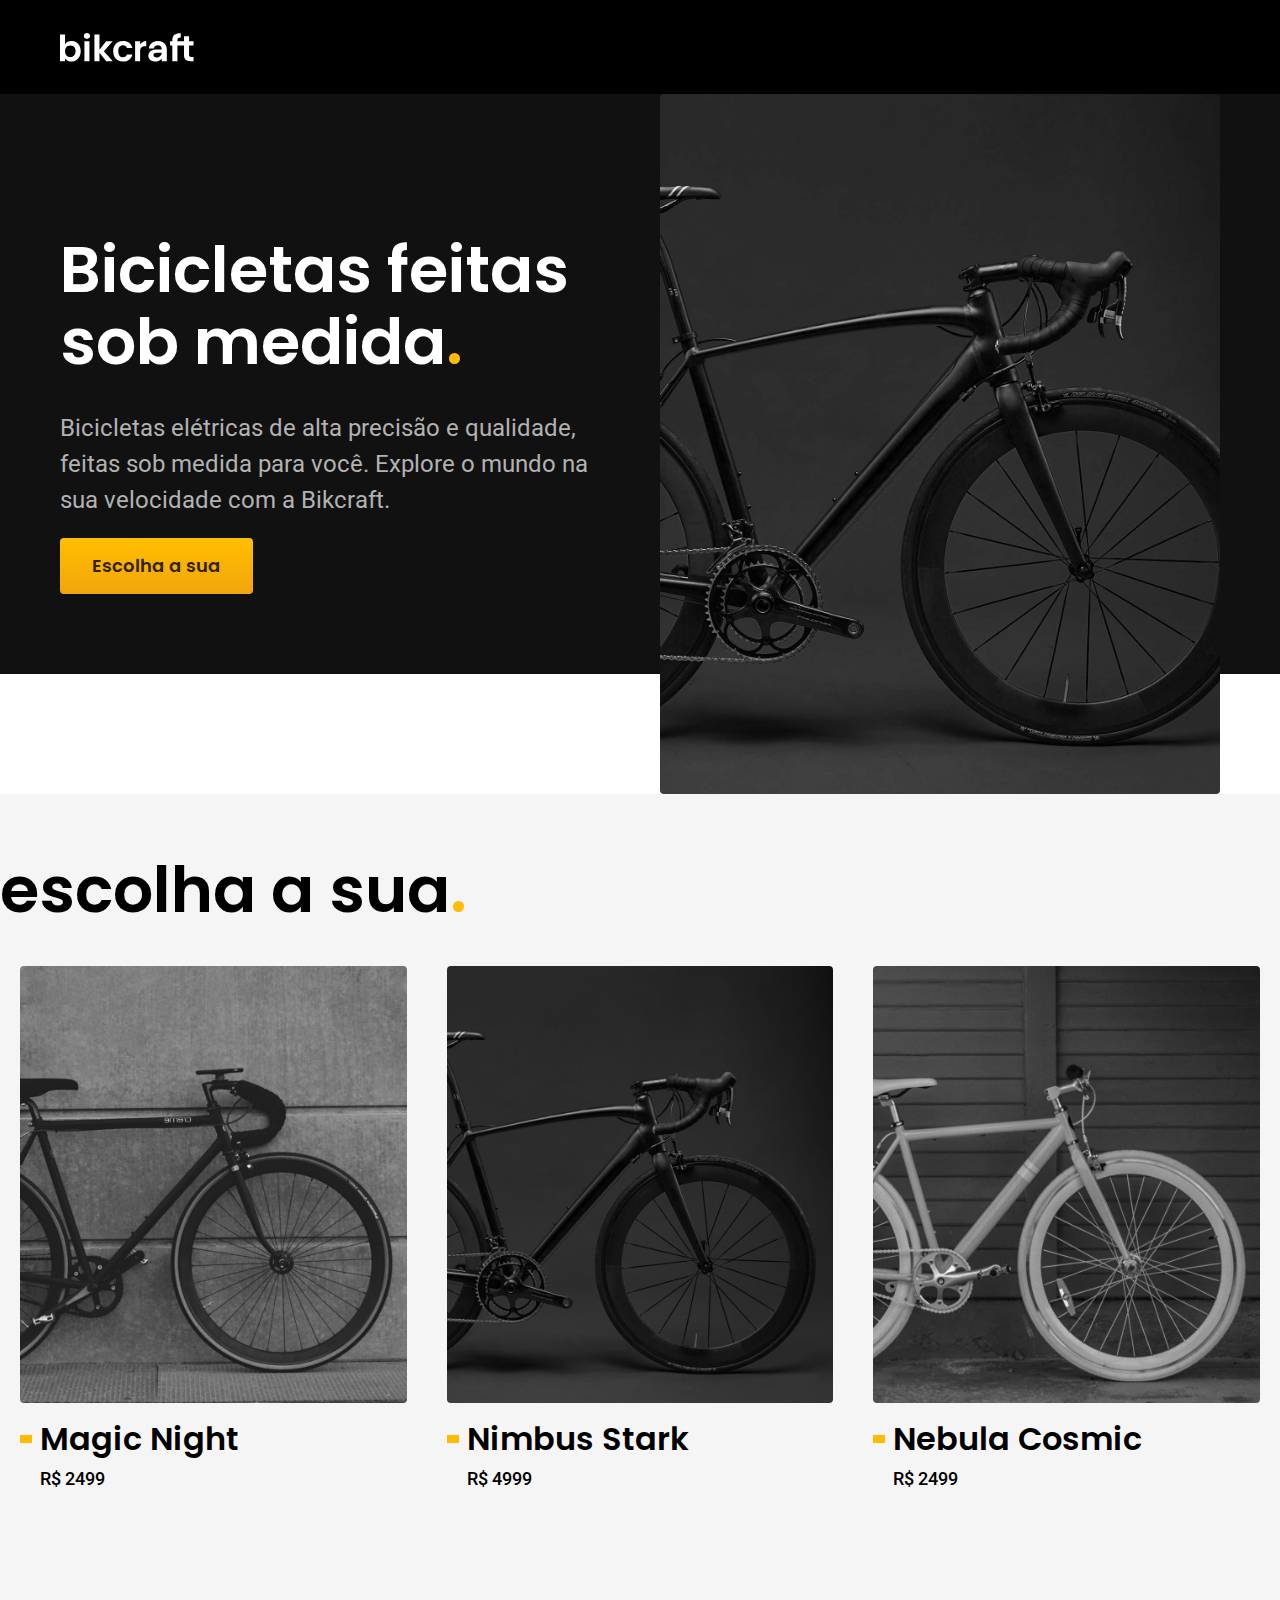
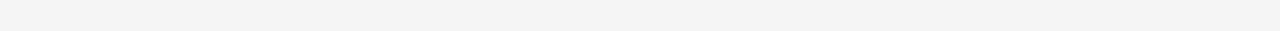
<file: index.html>
<!DOCTYPE html>
<html lang="pt-br">

<head>
  <meta charset="UTF-8">
  <meta http-equiv="X-UA-Compatible" content="IE=edge">
  <meta name="viewport" content="width=device-width, initial-scale=1.0">
  <link rel="stylesheet" href="css/style.css">
  <link rel="icon" href="favicon.svg">
  <!--<link rel="stylesheet" href="css/style.min.css"-->
  <title>Bikcraft - Bicicletas Elétricas</title>
  <meta name="description" content="Bicicletas elétricas de alta precisão e qualidade, feitas sob medida para você. Explore o mundo na sua velocidade com a Bikcraft.">
  <link rel="preconnect" href="https://fonts.googleapis.com">
  <link rel="preconnect" href="https://fonts.gstatic.com" crossorigin>
  <link href="https://fonts.googleapis.com/css2?family=Poppins:wght@400;600&family=Roboto:wght@400;500&display=swap" rel="stylesheet">
</head>

<body>
  <header class="header-bg">
    <div class="header container">
      <a href="./">
        <img src="/img/bikcraft.svg" alt="Bikcraft" width="136" height="32">
      </a>
      <nav aria-label="primaria">
        <ul class="header-menu cor-branco">
          <li><a href="">Bicicletas</a></li>
          <li><a href="">Seguro</a></li>
          <li><a href="">Contato</a></li>
        </ul>
      </nav>
    </div>
  </header>
  <main class="introducao-bg">
    <div class="introducao">
      <div class=introducao-conteudo>
        <h1 class="font-1-xxl cor-0">Bicicletas feitas sob medida<span class="cor-p1">.</span></h1>
        <p class="font-2-l cor-5">
          Bicicletas elétricas de alta precisão e qualidade, feitas sob medida para você. Explore o mundo na sua velocidade com a Bikcraft.
        </p>
        <a  class="botao" href="./bicicletas.html">Escolha a sua</a>
      </div>
     <div>
      <img src="./img/fotos/introducao.jpg" alt="Bicicleta elétrica preta">
     </div>
    </div>
  </main>
  <article class="bicicletas-lista">
    <h2 class="font-1-xxl">escolha a sua<span class="cor-p1">.</span></h2>
    <ul>
      <li>
        <a href="">
        <img src="img/bicicletas/magic-home.jpg" alt="Bicicleta Preta">
        <h3 class="font-1-xl">Magic Night</h3>
        <span class="font-2-m">R$ 2499</span>
      </a>
      </li>
      <li>
        <a href="">
        <img src="img/bicicletas/nimbus-home.jpg" alt="Bicicleta Preta">
        <h3 class="font-1-xl">Nimbus Stark</h3>
        <span class="font-2-m">R$ 4999</span>
        </a>
      </li>
      <li>
        <a href="">
        <img src="img/bicicletas/nebula-home.jpg" alt="Bicicleta Preta">
        <h3 class="font-1-xl">Nebula Cosmic</h3>
        <span class="font-2-m">R$ 2499</span>
      </a>
      </li>
    </ul>
  </article>
  <footer>

  </footer>
</body>

</html>
</file>
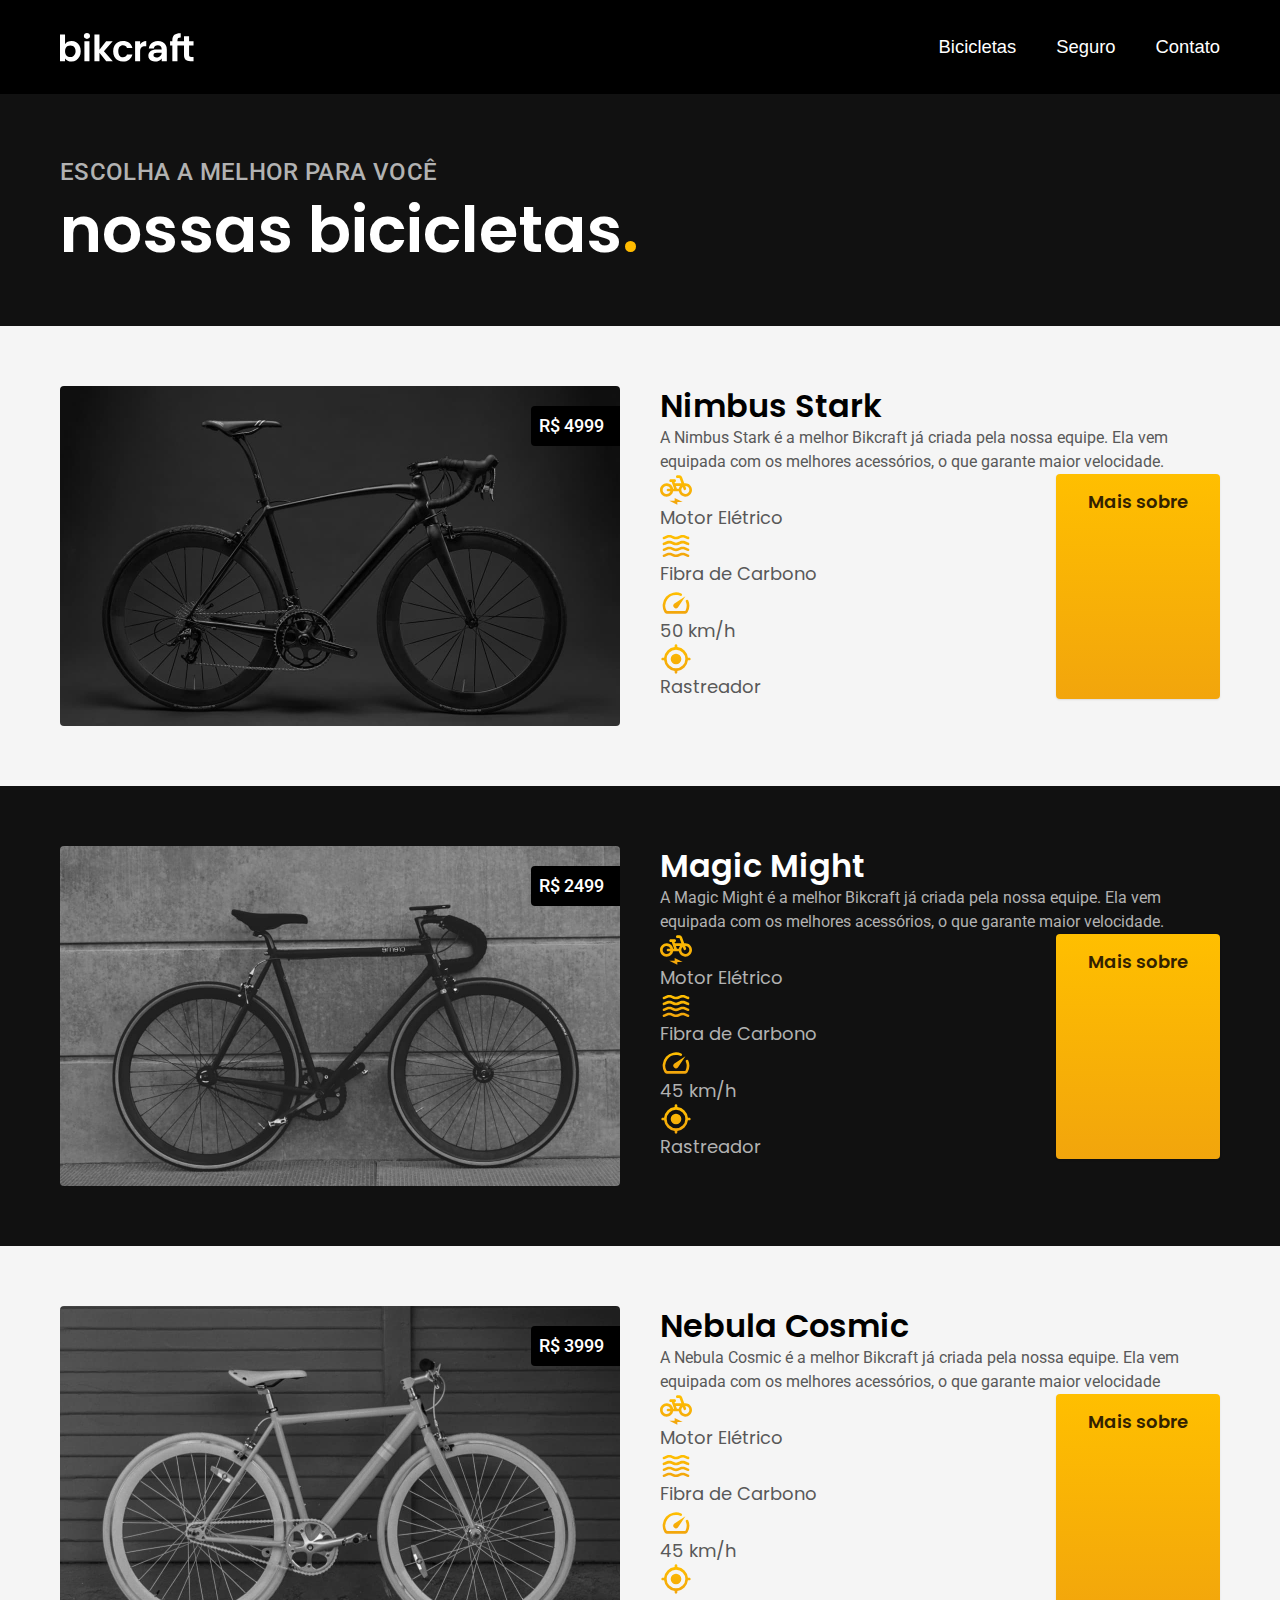
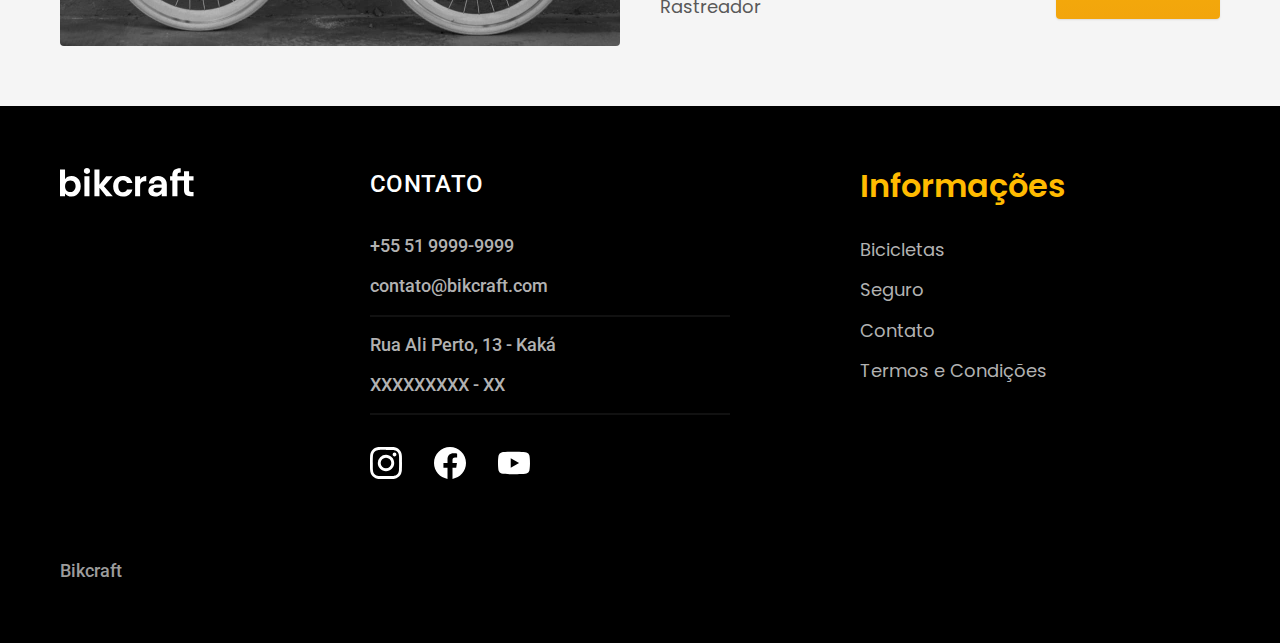
<file: bicicletas.html>
<!DOCTYPE html>
<html lang="pt-br">

<head>
  <meta charset="UTF-8">
  <meta http-equiv="X-UA-Compatible" content="IE=edge">
  <meta name="viewport" content="width=device-width, initial-scale=1.0">
  <link rel="stylesheet" href="css/style.css">
  <link rel="icon" href="favicon.svg">
  <!--<link rel="stylesheet" href="css/style.min.css"-->
  <title>Bicicletas | Bikcraft</title>
  <meta name="description" content="Termos e condições">
  <link rel="preconnect" href="https://fonts.googleapis.com">
  <link rel="preconnect" href="https://fonts.gstatic.com" crossorigin>
  <link href="https://fonts.googleapis.com/css2?family=Merriweather:ital,wght@1,900&family=Poppins:wght@400;600&family=Roboto:wght@400;500&display=swap" rel="stylesheet">
</head>

<body id="bicicletas">
  <header class="header-bg">
    <div class="header container">
      <a href="./">
        <img src="img/bikcraft.svg" alt="Bikcraft" width="136" height="32">
      </a>
      <nav aria-label="primaria">
        <ul class="header-menu cor-0">
          <li><a href="bicicletas.html">Bicicletas</a></li>
          <li><a href="seguros.html">Seguro</a></li>
          <li><a href="contato.html">Contato</a></li>
        </ul>
      </nav>
    </div>
  </header>
  <main>
    <div class="titulo-bg">
      <div class="titulo container">
        <p class="font-2-l-b cor-5">Escolha a melhor para você</p>
        <h1 class="font-1-xxl cor-0">nossas bicicletas<span class="cor-p1">.</span></h1>
      </div>
    </div>

    <div class="bicicletas-bg">
      <div class="bicicletas container">
        <div class="bicicletas-imagem">
          <img src="/img/bicicletas/nimbus.jpg" alt="bicicleta preta">
          <span class="font-2-m cor-0">R$ 4999</span>
        </div>
        <div class="bicicletas-conteudo"> 
          <h2 class="font-1-xl">Nimbus Stark</h2>
          <p class="font-2-s cor-8">A Nimbus Stark é a melhor Bikcraft já criada pela nossa equipe. Ela vem equipada com os melhores acessórios, o que garante maior velocidade.</p>
          <ul class="font-1-m cor-8">
            <li><img src="img/icones/eletrica.svg"> Motor Elétrico</li>
            <li><img src="img/icones/carbono.svg">Fibra de Carbono</li>
            <li><img src="img/icones/velocidade.svg">50 km/h</li>
            <li><img src="/img/icones/rastreador.svg">Rastreador</li>
          </ul>
          <a class="botao seta" href="/bicicletas/nimbus.html">Mais sobre</a>
        </div>
      </div>
    </div>

    <div class="bicicletas-bg">
      <div class="bicicletas container">
        <div class="bicicletas-imagem">
          <img src="/img/bicicletas/magic.jpg" alt="bicicleta preta">
          <span class="font-2-m cor-0">R$ 2499</span>
        </div>
        <div class="bicicletas-conteudo"> 
          <h2 class="font-1-xl cor-0">Magic Might</h2>
          <p class="font-2-s cor-5">A Magic Might é a melhor Bikcraft já criada pela nossa equipe. Ela vem equipada com os melhores acessórios, o que garante maior velocidade.</p>
          <ul class="font-1-m cor-5">
            <li><img src="img/icones/eletrica.svg"> Motor Elétrico</li>
            <li><img src="img/icones/carbono.svg">Fibra de Carbono</li>
            <li><img src="img/icones/velocidade.svg">45 km/h</li>
            <li><img src="/img/icones/rastreador.svg">Rastreador</li>
          </ul>
          <a class="botao seta" href="/bicicletas/magic.html">Mais sobre</a>
        </div>
      </div>
    </div>

    <div class="bicicletas-bg">
      <div class="bicicletas container">
        <div class="bicicletas-imagem">
          <img src="/img/bicicletas/nebula.jpg" alt="bicicleta preta">
          <span class="font-2-m cor-0">R$ 3999</span>
        </div>
        <div class="bicicletas-conteudo"> 
          <h2 class="font-1-xl">Nebula Cosmic</h2>
          <p class="font-2-s cor-8">A Nebula Cosmic é a melhor Bikcraft já criada pela nossa equipe. Ela vem equipada com os melhores acessórios, o que garante maior velocidade</p>
          <ul class="font-1-m cor-8">
            <li><img src="img/icones/eletrica.svg"> Motor Elétrico</li>
            <li><img src="img/icones/carbono.svg">Fibra de Carbono</li>
            <li><img src="img/icones/velocidade.svg">45 km/h</li>
            <li><img src="/img/icones/rastreador.svg">Rastreador</li>
          </ul>
          <a class="botao seta" href="/bicicletas/nebula.html">Mais sobre</a>
        </div>
      </div>
    </div>
  </main>
  <footer class="footer-bg">
    <div class="footer container">
      <img src="/img/bikcraft.svg" alt="Bikcraft">
      <div class="footer-contato">
        <h3 class="font-2-l-b cor-0">Contato</h3>
        <ul class="cor-5 font-2-m">
          <li><a href="tel: +555199999999">+55 51 9999-9999</a></li>
          <li><a href="mailto: bikcraft@bikcraft.com">contato@bikcraft.com</a></li>
          <li>Rua Ali Perto, 13 - Kaká</li>
          <li>XXXXXXXXX - XX</li>
        </ul>
        <div class="footer-redes">
          <a href="">
            <img src="/img/redes/instagram.svg" alt="Instagram">
          </a>
          <a href="">
            <img src="/img/redes/facebook.svg" alt="Facebook">
          </a>
          <a href="">
            <img src="/img/redes/youtube.svg" alt="Youtube">
          </a>
        </div>
      </div>
      <div class="footer-informacoes">
        <h3 class="font-1-xl cor-p1">
          Informações
        </h3>
        <nav>
          <ul class="font-1-m cor-5">
            <li><a href="bicicletas.html">Bicicletas</a></li>
            <li><a href="seguros.html">Seguro</a></li>
            <li><a href="contato.html">Contato</a></li>
            <li><a href="termos.html">Termos e Condições</a></li>
          </ul>
        </nav>
      </div>
      <p class="font-2-m cor-6 footer-copy">Bikcraft</p>
    </div>
  </footer>
</body>

</html>
</file>
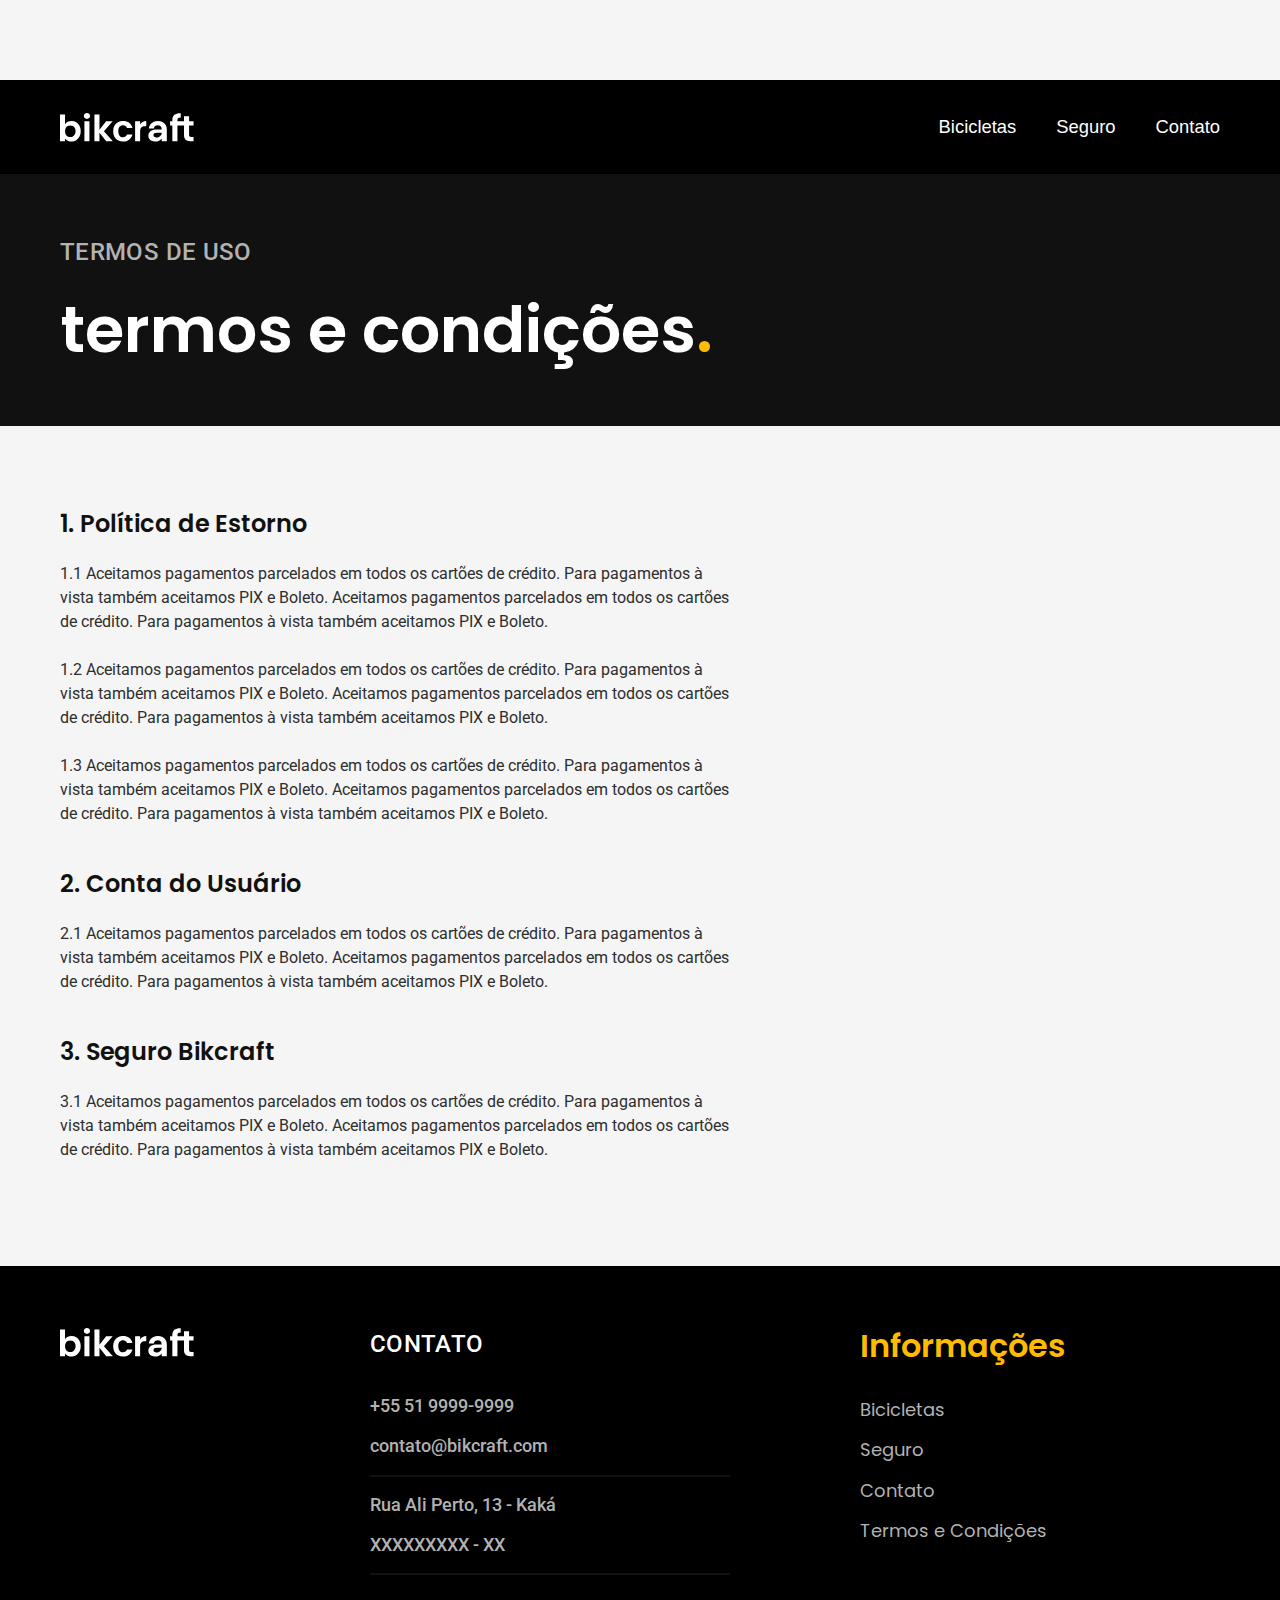
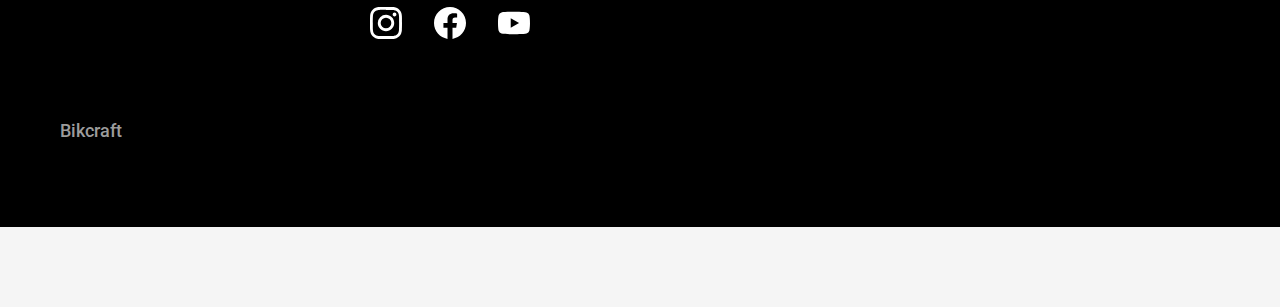
<file: termos.html>
<!DOCTYPE html>
<html lang="pt-br">

<head>
  <meta charset="UTF-8">
  <meta http-equiv="X-UA-Compatible" content="IE=edge">
  <meta name="viewport" content="width=device-width, initial-scale=1.0">
  <link rel="stylesheet" href="css/style.css">
  <link rel="icon" href="favicon.svg">
  <!--<link rel="stylesheet" href="css/style.min.css"-->
  <title>Termos e Condições | Bikcraft</title>
  <meta name="description" content="Termos e condições">
  <link rel="preconnect" href="https://fonts.googleapis.com">
  <link rel="preconnect" href="https://fonts.gstatic.com" crossorigin>
  <link href="https://fonts.googleapis.com/css2?family=Merriweather:ital,wght@1,900&family=Poppins:wght@400;600&family=Roboto:wght@400;500&display=swap" rel="stylesheet">
</head>

<body class="termos">
  <header class="header-bg">
    <div class="header container">
      <a href="./">
        <img src="img/bikcraft.svg" alt="Bikcraft" width="136" height="32">
      </a>
      <nav aria-label="primaria">
        <ul class="header-menu cor-0">
          <li><a href="bicicletas.html">Bicicletas</a></li>
          <li><a href="seguros.html">Seguro</a></li>
          <li><a href="contato.html">Contato</a></li>
        </ul>
      </nav>
    </div>
  </header>
  <main>
    <div class="titulo-bg">
      <div class="titulo container">
        <p class="font-2-l-b cor-5">Termos de uso</p>
        <h1 class="font-1-xxl cor-0">termos e condições<span class="cor-p1">.</span></h1>
      </div>
    </div>
    <div class="termos container font-2-s cor-10">
      <h2 class="font-1-l cor-11">1. Política de Estorno</h2>
      <p>1.1 Aceitamos pagamentos parcelados em todos os cartões de crédito. Para pagamentos à vista também aceitamos PIX e Boleto. Aceitamos pagamentos parcelados em todos os cartões de crédito. Para pagamentos à vista também aceitamos PIX e Boleto.</p>
      <p>1.2 Aceitamos pagamentos parcelados em todos os cartões de crédito. Para pagamentos à vista também aceitamos PIX e Boleto. Aceitamos pagamentos parcelados em todos os cartões de crédito. Para pagamentos à vista também aceitamos PIX e Boleto.</p>
      <p>1.3 Aceitamos pagamentos parcelados em todos os cartões de crédito. Para pagamentos à vista também aceitamos PIX e Boleto. Aceitamos pagamentos parcelados em todos os cartões de crédito. Para pagamentos à vista também aceitamos PIX e Boleto.</p>
      <h2 class="font-1-l cor-11">2. Conta do Usuário</h2>
      <p>2.1 Aceitamos pagamentos parcelados em todos os cartões de crédito. Para pagamentos à vista também aceitamos PIX e Boleto. Aceitamos pagamentos parcelados em todos os cartões de crédito. Para pagamentos à vista também aceitamos PIX e Boleto.</p>
      <h2 class="font-1-l cor-11">3. Seguro Bikcraft</h2>
      <p>3.1 Aceitamos pagamentos parcelados em todos os cartões de crédito. Para pagamentos à vista também aceitamos PIX e Boleto. Aceitamos pagamentos parcelados em todos os cartões de crédito. Para pagamentos à vista também aceitamos PIX e Boleto.</p>
    </div>
  </main>
  <footer class="footer-bg">
    <div class="footer container">
      <img src="/img/bikcraft.svg" alt="Bikcraft">
      <div class="footer-contato">
        <h3 class="font-2-l-b cor-0">Contato</h3>
        <ul class="cor-5 font-2-m">
          <li><a href="tel: +555199999999">+55 51 9999-9999</a></li>
          <li><a href="mailto: bikcraft@bikcraft.com">contato@bikcraft.com</a></li>
          <li>Rua Ali Perto, 13 - Kaká</li>
          <li>XXXXXXXXX - XX</li>
        </ul>
        <div class="footer-redes">
          <a href="">
            <img src="/img/redes/instagram.svg" alt="Instagram">
          </a>
          <a href="">
            <img src="/img/redes/facebook.svg" alt="Facebook">
          </a>
          <a href="">
            <img src="/img/redes/youtube.svg" alt="Youtube">
          </a>
        </div>
      </div>
      <div class="footer-informacoes">
        <h3 class="font-1-xl cor-p1">
          Informações
        </h3>
        <nav>
          <ul class="font-1-m cor-5">
            <li><a href="bicicletas.html">Bicicletas</a></li>
            <li><a href="seguros.html">Seguro</a></li>
            <li><a href="contato.html">Contato</a></li>
            <li><a href="termos.html">Termos e Condições</a></li>
          </ul>
        </nav>
      </div>
      <p class="font-2-m cor-6 footer-copy">Bikcraft</p>
    </div>
  </footer>
</body>

</html>
</file>
<file: css/style.css>
@import "../css/global/header.css";
@import "../css/global/footer.css";
@import "../css/global/global.css";

/*Home*/
@import "../css/home/introducao.css";
@import "../css/home/tecnologia.css";
@import "../css/home/parceiros.css";
@import "../css/home/depoimento.css";

/*Utilidades*/
@import "../css/utilidades/componentes.css";
@import "../css/utilidades/tipografia.css";
@import "../css/utilidades/cores.css";

 /*Seguros*/
@import "../css/seguros/seguros.css";

/*Termos*/
@import "../css/termos/termos.css";

/*Bicicletas*/
@import "../css/bicicleta/bike-list.css";
@import "../css/bicicleta/bicicletas.css";
</file>
